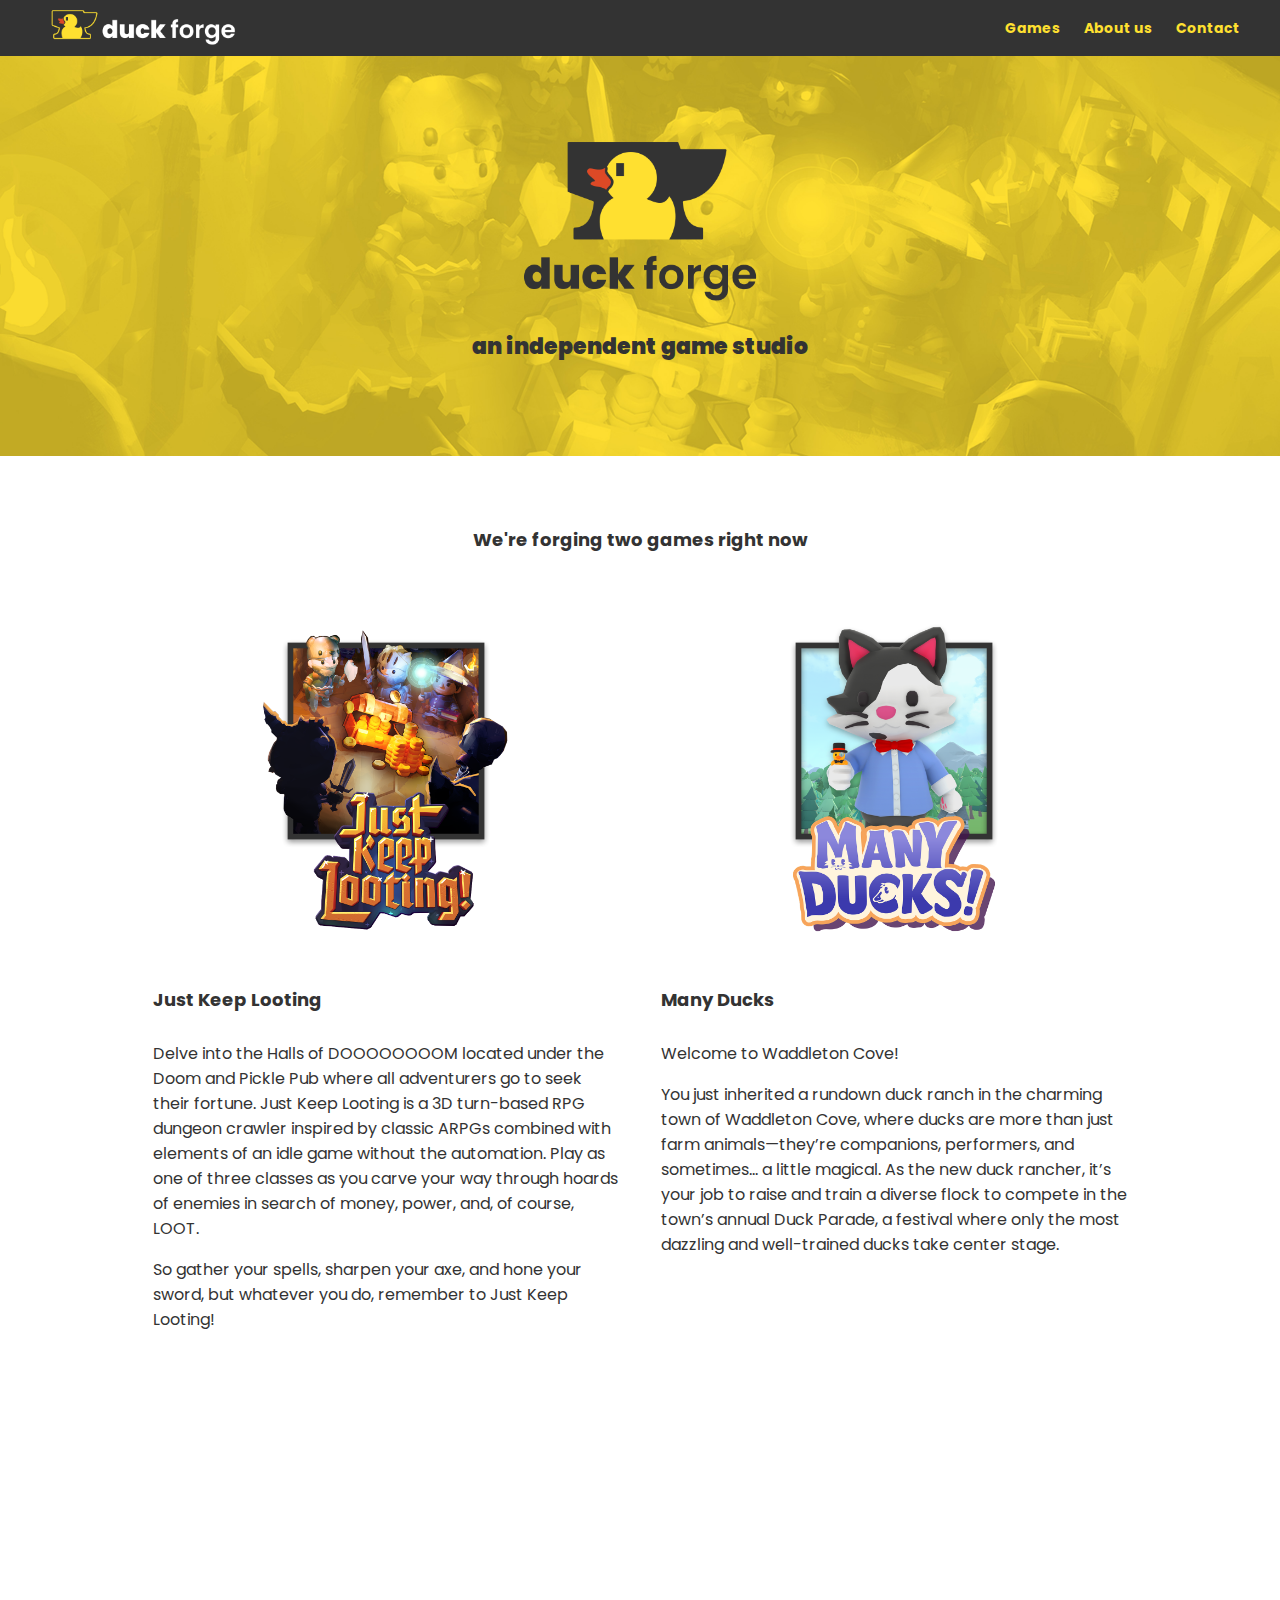
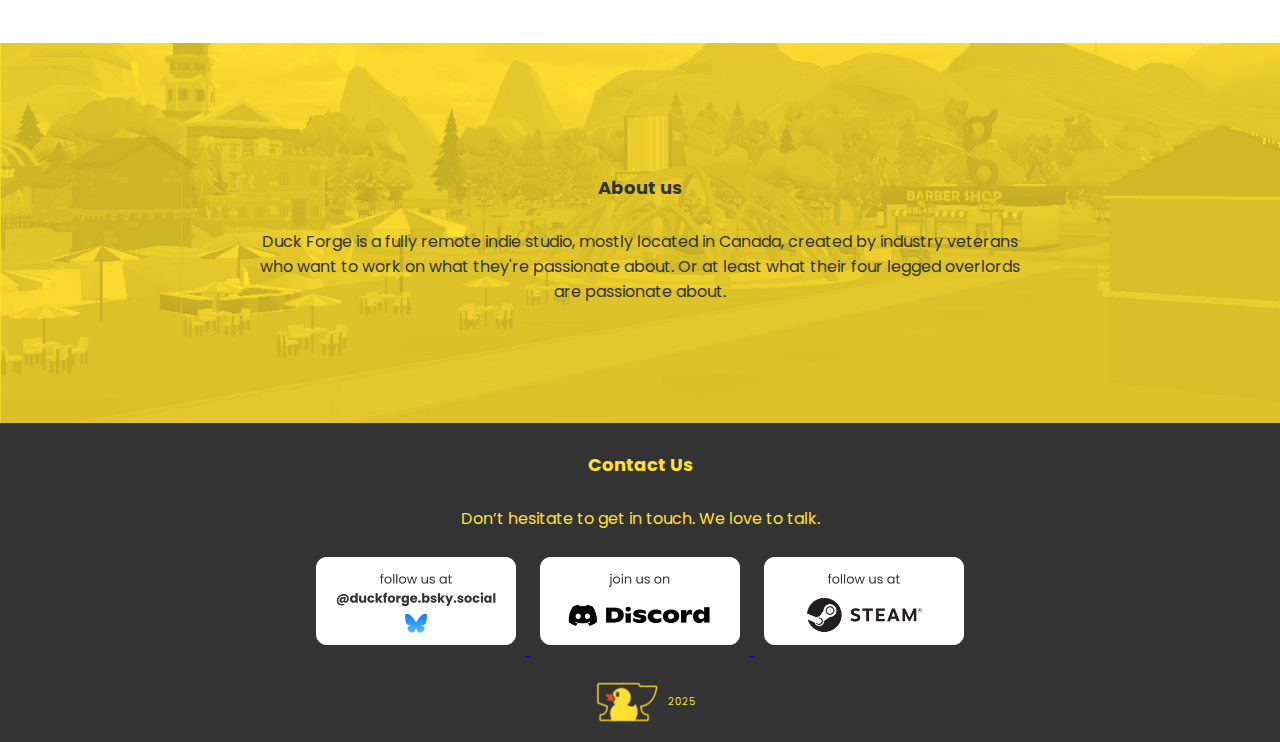
<file: index.html>
<!DOCTYPE html>
<html lang="en">
<head>
    <meta charset="UTF-8">
    <meta name="viewport" content="width=device-width, initial-scale=1.0">
    <meta name="author" content="Duck Forge">
    <meta name="title" content="Duck Forge Games">
    <meta name="description" content="Duck Forge is a fully remote indie studio based in Canada, created by industry veterans who want to work on what they're passionate about.">
    <meta name="keywords" content="DuckForge, Duck Forge, Just Keep Looting, Many Ducks, Video Games, Videogames, Games, Gaming, Indie, Studio, PC Games, Computer Games, Cozy Games">
    <title>Duck Forge</title>
    <link rel="preconnect" href="https://fonts.googleapis.com">
    <link rel="preconnect" href="https://fonts.gstatic.com" crossorigin>
    <link href="https://fonts.googleapis.com/css2?family=Lilita+One&family=Poppins:ital,wght@0,100;0,200;0,300;0,400;0,500;0,600;0,700;0,800;0,900;1,100;1,200;1,300;1,400;1,500;1,600;1,700;1,800;1,900&display=swap" rel="stylesheet">
    <link rel="stylesheet" type="text/css" href="res/src/duckforge.css" />
    <link rel="icon" type="image/x-icon" href="favicon.ico">
    <!-- Google tag (gtag.js) -->
    <script async src="https://www.googletagmanager.com/gtag/js?id=G-2L6RVBD771"></script>
    <script>
        window.dataLayer = window.dataLayer || [];
        function gtag(){dataLayer.push(arguments);}
        gtag('js', new Date());

        gtag('config', 'G-2L6RVBD771');
    </script>
</head>
<body>
<div class="menu">
    <img src="res/img/df_logo_h.png" />
    <div class="links">
        <a href="#games">Games</a>
        <a href="#about">About us</a>
        <a href="#contact">Contact</a>
    </div>
</div>
<div class="intro">
    <img src="res/img/df_logo_logo.png" />
    <div class="center">
        <p><b>an independent game studio</b></p>
    </div>
</div>
<div id="games"></div>
<div class="games_intro center title_text">
    We're forging two games right now
</div>
<div class="cards">
    <div class="card">
        <div class="title_image">
            <img src="res/img/jkl.png"/>
        </div>
        <p class="title_text">
            Just Keep Looting
        </p>
        <p class="game_description">
            Delve into the Halls of DOOOOOOOOM located under the Doom
            and Pickle Pub where all adventurers go to seek their fortune. Just Keep
            Looting is a 3D turn-based RPG dungeon crawler inspired by classic ARPGs combined
            with elements of an idle game without the automation. Play as one of three
            classes as you carve your way through hoards of enemies in search of money,
            power, and, of course, LOOT.
        </p>
        <p class="game_description">
            So gather your spells, sharpen your axe, and hone your sword,
            but whatever you do, remember to Just Keep Looting!
        </p>
        <br/>
        <div class="steam">
            <iframe src="https://store.steampowered.com/widget/3532030/" frameborder="0" width="100%" height="250"></iframe>
        </div>
    </div>
    <div class="card">
        <div class="title_image">
            <img src="res/img/manyducks.png"/>
        </div>
        <div>
            <p class="title_text">
                Many Ducks
            </p>
            <p class="game_description">
                Welcome to Waddleton Cove!
            </p>
            <p class="game_description">
                You just inherited a rundown duck ranch in the charming town of Waddleton Cove, where ducks are more than just farm animals—they’re companions, performers, and sometimes… a little magical. As the new duck rancher, it’s your job to raise and train a diverse flock to compete in the town’s annual Duck Parade, a festival where only the most dazzling and well-trained ducks take center stage.
            </p>
        </div>
    </div>
</div>
<div id="about"></div>
<div class="about">
    <div class="center">
        <p class="title_text">About us</p>
        <p>
            Duck Forge is a fully remote indie studio, mostly located in Canada,  created by industry veterans who want to work on what they're passionate about. Or at least what their four legged overlords are passionate about.
        </p>
    </div>
</div>
<div id="contact"></div>
<div class="footer">
    <div class="center">
        <p class="title_text">Contact Us</p>
        <p>Don’t hesitate to get in touch. We love to talk.</p>
        <a href="https://bsky.app/profile/duckforge.bsky.social">
            <img src="res/img/cta_button_bsky.png"/>
        </a>
        <a href="https://discord.gg/ZBb75dR4K5">
            <img src="res/img/cta_button_discord.png"/>
        </a>
        <a href="https://store.steampowered.com/developer/duckforge">
            <img src="res/img/cta_button_steam.png"/>
        </a>
        <br/>
        <span class="logo">
            <img src="res/img/df_logo_negative.png" class="logo"/>
            2025
        </span>
    </div>
</div>
</body>
</html>
</file>
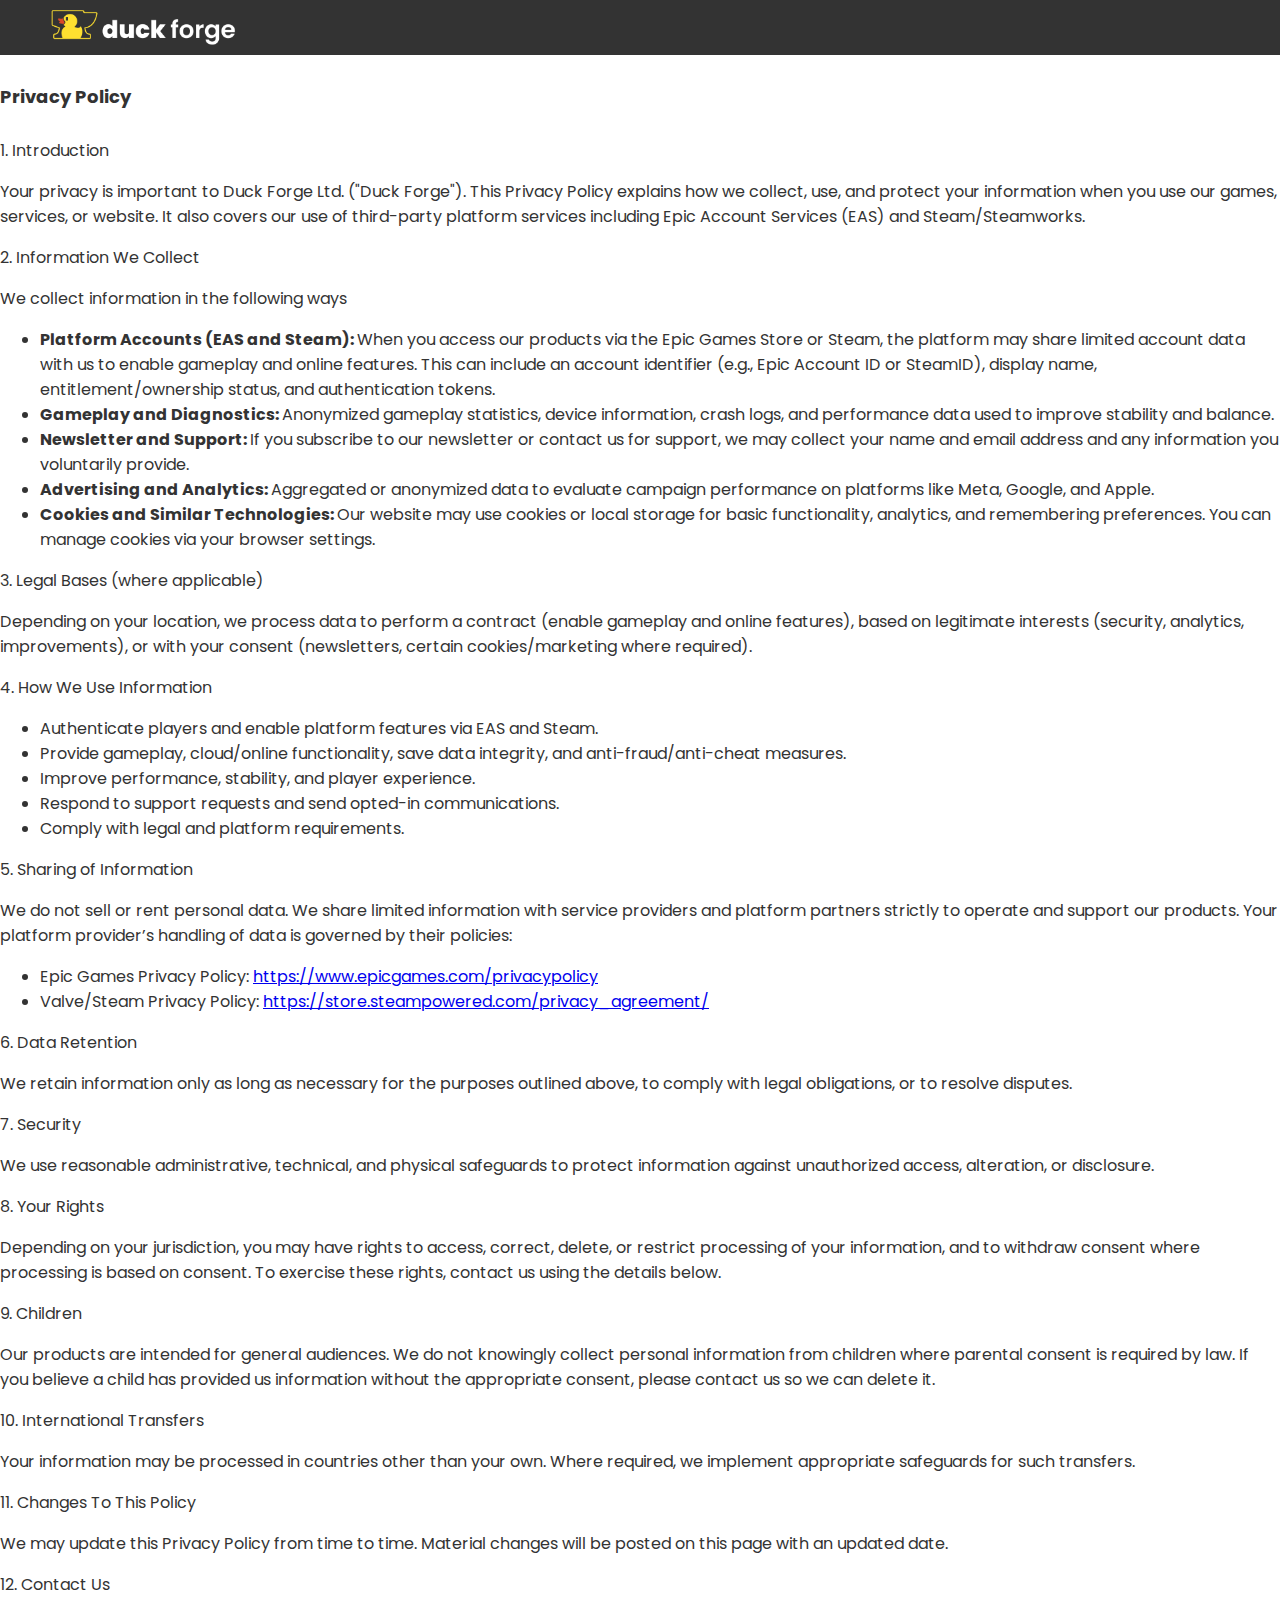
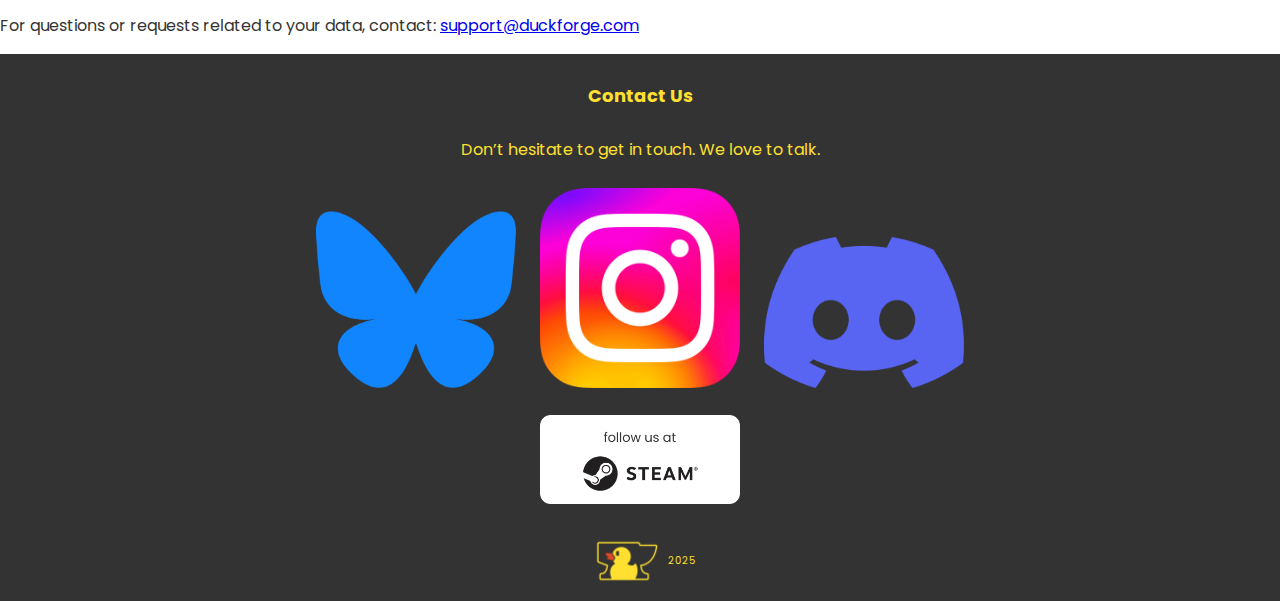
<file: privacy.html>
<!DOCTYPE html>
<html lang="en">
<head>
    <meta charset="UTF-8">
    <meta name="viewport" content="width=device-width, initial-scale=1.0">
    <meta name="author" content="Duck Forge">
    <meta name="title" content="Duck Forge Games">
    <meta name="description" content="Duck Forge is a fully remote indie studio based in Canada, created by industry veterans who want to work on what they're passionate about.">
    <meta name="keywords" content="DuckForge, Duck Forge, Just Keep Looting, Many Ducks, Video Games, Videogames, Games, Gaming, Indie, Studio, PC Games, Computer Games, Cozy Games">
    <title>Duck Forge</title>
    <link rel="preconnect" href="https://fonts.googleapis.com">
    <link rel="preconnect" href="https://fonts.gstatic.com" crossorigin>
    <link href="https://fonts.googleapis.com/css2?family=Lilita+One&family=Poppins:ital,wght@0,100;0,200;0,300;0,400;0,500;0,600;0,700;0,800;0,900;1,100;1,200;1,300;1,400;1,500;1,600;1,700;1,800;1,900&display=swap" rel="stylesheet">
    <link rel="stylesheet" type="text/css" href="res/src/duckforge.css" />
    <link rel="icon" type="image/x-icon" href="favicon.ico">
    <!-- Google tag (gtag.js) -->
    <script async src="https://www.googletagmanager.com/gtag/js?id=G-2L6RVBD771"></script>
    <script>
        window.dataLayer = window.dataLayer || [];
        function gtag(){dataLayer.push(arguments);}
        gtag('js', new Date());

        gtag('config', 'G-2L6RVBD771');
    </script>
</head>
<body>
<div class="menu">
    <a href="index.html"><img src="res/img/df_logo_h.png" /></a>
</div>
<div class = "policy">
    <span>
        <p class="title_text">Privacy Policy</p>
        <p class="heading1">1. Introduction</p>
        <p>Your privacy is important to Duck Forge Ltd. ("Duck Forge"). This Privacy Policy explains how we collect, use, and protect your information when you use our games, services, or website. It also covers our use of third-party platform services including Epic Account Services (EAS) and Steam/Steamworks.</p>
        <p class="heading1">2. Information We Collect</p>
        <p>We collect information in the following ways</p>
        <ul>
            <li><b>Platform Accounts (EAS and Steam): </b>When you access our products via the Epic Games Store or Steam, the platform may share limited account data with us to enable gameplay and online features. This can include an account identifier (e.g., Epic Account ID or SteamID), display name, entitlement/ownership status, and authentication tokens.</li>
            <li><b>Gameplay and Diagnostics: </b>Anonymized gameplay statistics, device information, crash logs, and performance data used to improve stability and balance.</li>
            <li><b>Newsletter and Support: </b>If you subscribe to our newsletter or contact us for support, we may collect your name and email address and any information you voluntarily provide.</li>
            <li><b>Advertising and Analytics: </b>Aggregated or anonymized data to evaluate campaign performance on platforms like Meta, Google, and Apple.</li>
            <li><b>Cookies and Similar Technologies: </b>Our website may use cookies or local storage for basic functionality, analytics, and remembering preferences. You can manage cookies via your browser settings.</li>
        </ul>
        <p class="heading1">3. Legal Bases (where applicable)</p>
        <p>Depending on your location, we process data to perform a contract (enable gameplay and online features), based on legitimate interests (security, analytics, improvements), or with your consent (newsletters, certain cookies/marketing where required).</p>
        <p class="heading1">4. How We Use Information</p>
        <ul>
            <li>Authenticate players and enable platform features via EAS and Steam.</li>
            <li>Provide gameplay, cloud/online functionality, save data integrity, and anti-fraud/anti-cheat measures.</li>
            <li>Improve performance, stability, and player experience.</li>
            <li>Respond to support requests and send opted-in communications.</li>
            <li>Comply with legal and platform requirements.</li>
        </ul>
        <p class="heading1">5. Sharing of Information</p>
        <p>We do not sell or rent personal data. We share limited information with service providers and platform partners strictly to operate and support our products. Your platform provider’s handling of data is governed by their policies:</p>
        <ul>
            <li>Epic Games Privacy Policy: <a href="https://www.epicgames.com/privacypolicy">https://www.epicgames.com/privacypolicy</a></li>
            <li>Valve/Steam Privacy Policy: <a href="https://store.steampowered.com/privacy_agreement/">https://store.steampowered.com/privacy_agreement/</a></li>
        </ul>
        <p class="heading1">6. Data Retention</p>
        <p>We retain information only as long as necessary for the purposes outlined above, to comply with legal obligations, or to resolve disputes.</p>
        <p class="heading1">7. Security</p>
        <p>We use reasonable administrative, technical, and physical safeguards to protect information against unauthorized access, alteration, or disclosure.</p>
        <p class="heading1">8. Your Rights</p>
        <p>Depending on your jurisdiction, you may have rights to access, correct, delete, or restrict processing of your information, and to withdraw consent where processing is based on consent. To exercise these rights, contact us using the details below.</p>
        <p class="heading1">9. Children</p>
        <p>Our products are intended for general audiences. We do not knowingly collect personal information from children where parental consent is required by law. If you believe a child has provided us information without the appropriate consent, please contact us so we can delete it.</p>
        <p class="heading1">10. International Transfers</p>
        <p>Your information may be processed in countries other than your own. Where required, we implement appropriate safeguards for such transfers.</p>
        <p class="heading1">11. Changes To This Policy</p>
        <p>We may update this Privacy Policy from time to time. Material changes will be posted on this page with an updated date.</p>
        <p class="heading1">12. Contact Us</p>
        <p>For questions or requests related to your data, contact: <a href="mailto:support@duckforge.com">support@duckforge.com</a></p>
    </span>
</div>
<div class="footer">
    <div class="center">
        <p class="title_text">Contact Us</p>
        <p>
            Don’t hesitate to get in touch. We love to talk.
        </p>

        <span class="socials">
            <a href="https://bsky.app/profile/duckforge.bsky.social"><img src="res/img/socials_bsky.png"/></a>
            <a href="https://www.instagram.com/duckforge/"><img src="res/img/socials_instagram.png"/></a>
            <a href="https://discord.gg/ZBb75dR4K5"><img src="res/img/socials_discord.png"/></a>
        </span>

        <br/>
        <a href="https://store.steampowered.com/developer/duckforge">
            <img src="res/img/cta_button_steam.png"/>
        </a>
        <br/>
        <span class="logo">
            <img src="res/img/df_logo_negative.png" class="logo"/>
            2025
        </span>
    </div>
</div>
</body>
</html>
</file>
<file: res/src/duckforge.css>
html {
    scroll-padding-top: 3.5rem;
}

body {
    margin: 0;
    padding: 0;
    font-family: 'Poppins', sans-serif;
    font-size: 16px;
    color: #333333;
}

.title_text {
    font-weight: bold;
    font-size: 18px;
    padding: 10px 0px 10px 0px;
}

.footer {
    background: #333333;
    color: #FFE030;
    display: inline-block;
    width: 100%;
}

.footer img {
    width: 200px;
    padding: 10px 10px 10px 10px;
}

.footer .logo {
    font-size: 10px;
    vertical-align: middle;
}

.footer .logo img {
    width: 80px;
    padding: 0px;
}

.menu {
    position: sticky;
    top: 0;
    background: #333333;
    color: #FFE030;
    display: inline-block;
    width: 100%;
}
.menu img {
    float: left;
    height: 55px;
    padding-left: 40px;
    padding-right:75px;
}
.menu .links {
    text-align: right;
    padding-right: 40px;
    line-height: 55px;
}
.menu a {
    text-decoration: none;
    font-size: 14px;
    padding-left: 20px;
    font-weight: bold;
    color: #FFE030;
}

.intro {
    background-image: url('../img/top_BG.jpg');
    background-repeat: no-repeat;
    background-position: center;
    background-size: cover;
    height: 400px;
    width: 100%;
    align-content: center;
    align-items: center;
    display: block;
    font-size: 22px;
    font-weight: bold;
}

.about {
    background-image: url('../img/about_BG.jpg');
    background-repeat: no-repeat;
    background-position: center;
    background-size: cover;
    height: 380px;
    width: 100%;
    align-content: center;
    align-items: center;
    display: block;
}

.center {
    margin: auto;
    text-align: center;
    width: 60%;
}

.intro img {
    height: 180px;
    display: block;
    margin: auto;
}

.games_intro {
    margin-top: 60px;
    margin-bottom: 40px;
}

@media (min-width: 600px) {
    .cards { grid-template-columns: repeat(2, 1fr); }
}
.cards {
    max-width: 1000px;
    margin: 0 auto;
    display: grid;
    gap: 1rem;
}

.card {
    padding: 0.8rem;
}

.card .title_image {
    margin: auto;
    text-align: center;
}
.card img {
    width: 250px;
}
.card .steam {
    margin: auto;
    text-align: center;
    padding: 0;
}
.card .game_description {
    font-size: 16px;
}
</file>
